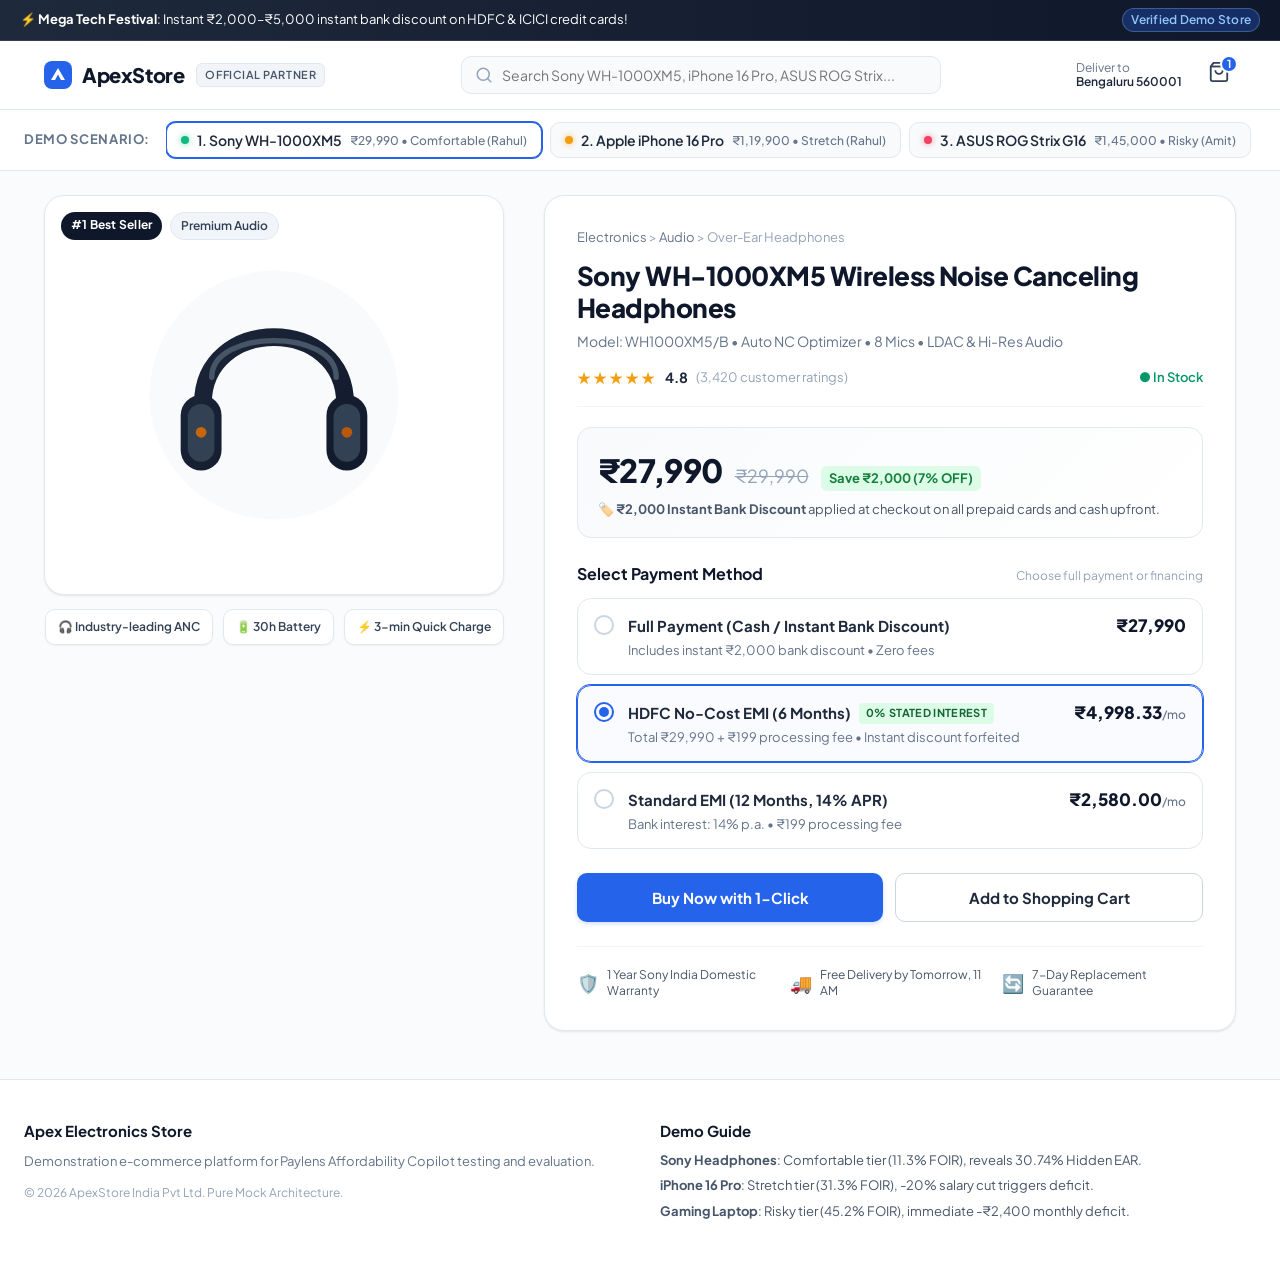
<file: mock-shop/index.html>
<!DOCTYPE html>
<html lang="en">
<head>
  <meta charset="UTF-8">
  <meta name="viewport" content="width=device-width, initial-scale=1.0">
  <title>Apex Electronics — Official Flagship Store</title>
  <link rel="preconnect" href="https://fonts.googleapis.com">
  <link rel="preconnect" href="https://fonts.gstatic.com" crossorigin>
  <link href="https://fonts.googleapis.com/css2?family=Plus+Jakarta+Sans:wght@400;500;600;700;800&display=swap" rel="stylesheet">
  <link rel="stylesheet" href="style.css">
</head>
<body>

  <!-- Top Announcement Bar -->
  <aside class="announcement-bar" aria-label="Store promotional banner">
    <div class="announcement-content">
      <span>⚡ <strong>Mega Tech Festival</strong>: Instant ₹2,000–₹5,000 instant bank discount on HDFC & ICICI credit cards!</span>
      <span class="announcement-tag">Verified Demo Store</span>
    </div>
  </aside>

  <!-- Global Header -->
  <header class="store-header">
    <div class="header-container">
      <div class="brand-area">
        <div class="brand-logo">
          <svg width="28" height="28" viewBox="0 0 28 28" fill="none" xmlns="http://www.w3.org/2000/svg">
            <rect width="28" height="28" rx="8" fill="#2563EB"/>
            <path d="M7 19L14 7L21 19H17L14 13.5L11 19H7Z" fill="white"/>
          </svg>
          <span class="brand-name">ApexStore</span>
        </div>
        <span class="badge-official">Official Partner</span>
      </div>

      <div class="search-bar">
        <svg class="search-icon" width="18" height="18" viewBox="0 0 24 24" fill="none" stroke="currentColor" stroke-width="2" stroke-linecap="round" stroke-linejoin="round">
          <circle cx="11" cy="11" r="8"></circle>
          <line x1="21" y1="21" x2="16.65" y2="16.65"></line>
        </svg>
        <input type="text" placeholder="Search Sony WH-1000XM5, iPhone 16 Pro, ASUS ROG Strix..." value="" aria-label="Search store">
      </div>

      <div class="header-actions">
        <div class="action-item">
          <span class="action-label">Deliver to</span>
          <strong class="action-value">Bengaluru 560001</strong>
        </div>
        <div class="cart-btn" aria-label="Cart with 1 item">
          <svg width="22" height="22" viewBox="0 0 24 24" fill="none" stroke="currentColor" stroke-width="2">
            <path d="M6 2L3 6v14a2 2 0 0 0 2 2h14a2 2 0 0 0 2-2V6l-3-4z"></path>
            <line x1="3" y1="6" x2="21" y2="6"></line>
            <path d="M16 10a4 4 0 0 1-8 0"></path>
          </svg>
          <span class="cart-badge">1</span>
        </div>
      </div>
    </div>
  </header>

  <!-- Demo Scenario Switcher Navigation -->
  <nav class="demo-nav" aria-label="Demo Product Scenarios">
    <div class="demo-nav-inner">
      <span class="demo-label">Demo Scenario:</span>
      <div class="demo-tabs" role="tablist">
        <button class="demo-tab active" role="tab" id="tab-sony" aria-selected="true" aria-controls="product-sony" data-target="product-sony">
          <span class="tab-indicator status-green"></span>
          <span class="tab-title">1. Sony WH-1000XM5</span>
          <span class="tab-subtitle">₹29,990 • Comfortable (Rahul)</span>
        </button>
        <button class="demo-tab" role="tab" id="tab-iphone" aria-selected="false" aria-controls="product-iphone" data-target="product-iphone">
          <span class="tab-indicator status-yellow"></span>
          <span class="tab-title">2. Apple iPhone 16 Pro</span>
          <span class="tab-subtitle">₹1,19,900 • Stretch (Rahul)</span>
        </button>
        <button class="demo-tab" role="tab" id="tab-laptop" aria-selected="false" aria-controls="product-laptop" data-target="product-laptop">
          <span class="tab-indicator status-red"></span>
          <span class="tab-title">3. ASUS ROG Strix G16</span>
          <span class="tab-subtitle">₹1,45,000 • Risky (Amit)</span>
        </button>
      </div>
    </div>
  </nav>

  <!-- Main Storefront Stage -->
  <main class="store-main">

    <!-- ============================================================== -->
    <!-- SCENARIO 1: SONY WH-1000XM5 (COMFORTABLE SCENARIO)             -->
    <!-- ============================================================== -->
    <section
      class="product-pdp active"
      id="product-sony"
      role="tabpanel"
      aria-labelledby="tab-sony"
      data-pl-product
      data-pl-id="sony_wh1000xm5"
      data-pl-title="Sony WH-1000XM5 Wireless Noise Canceling Headphones"
      data-pl-category="Audio"
      data-pl-list-price="29990"
      data-pl-cash-discount="2000"
    >
      <div class="pdp-layout">
        <!-- Gallery Column -->
        <div class="gallery-col">
          <div class="gallery-hero audio-hero">
            <div class="product-badge-overlay">
              <span class="tag-bestseller">#1 Best Seller</span>
              <span class="tag-category">Premium Audio</span>
            </div>
            <!-- High-Fidelity SVG Graphic for Sony Headphones -->
            <svg class="product-svg" viewBox="0 0 360 360" fill="none" xmlns="http://www.w3.org/2000/svg">
              <defs>
                <linearGradient id="sonyGrad" x1="60" y1="40" x2="300" y2="320" gradientUnits="userSpaceOnUse">
                  <stop stop-color="#1E293B"/>
                  <stop offset="1" stop-color="#0F172A"/>
                </linearGradient>
                <linearGradient id="accentGrad" x1="120" y1="80" x2="240" y2="280" gradientUnits="userSpaceOnUse">
                  <stop stop-color="#D97706"/>
                  <stop offset="1" stop-color="#B45309"/>
                </linearGradient>
              </defs>
              <circle cx="180" cy="180" r="140" fill="#F8FAFC"/>
              <!-- Headband -->
              <path d="M100 190 C100 90, 260 90, 260 190" stroke="url(#sonyGrad)" stroke-width="20" stroke-linecap="round"/>
              <path d="M110 160 C110 105, 250 105, 250 160" stroke="#475569" stroke-width="6" stroke-linecap="round"/>
              <!-- Earcups -->
              <rect x="75" y="180" width="46" height="85" rx="23" fill="url(#sonyGrad)"/>
              <rect x="83" y="190" width="30" height="65" rx="15" fill="#334155"/>
              <circle cx="98" cy="222" r="6" fill="url(#accentGrad)"/>
              <rect x="239" y="180" width="46" height="85" rx="23" fill="url(#sonyGrad)"/>
              <rect x="247" y="190" width="30" height="65" rx="15" fill="#334155"/>
              <circle cx="262" cy="222" r="6" fill="url(#accentGrad)"/>
            </svg>
          </div>
          <div class="gallery-features">
            <div class="feature-chip">🎧 Industry-leading ANC</div>
            <div class="feature-chip">🔋 30h Battery</div>
            <div class="feature-chip">⚡ 3-min Quick Charge</div>
          </div>
        </div>

        <!-- Details & Purchase Column -->
        <div class="details-col">
          <nav class="breadcrumb" aria-label="Breadcrumb">
            <a href="#">Electronics</a> &gt; <a href="#">Audio</a> &gt; <span aria-current="page">Over-Ear Headphones</span>
          </nav>

          <h1 class="product-title">Sony WH-1000XM5 Wireless Noise Canceling Headphones</h1>
          <p class="product-model">Model: WH1000XM5/B • Auto NC Optimizer • 8 Mics • LDAC & Hi-Res Audio</p>

          <div class="rating-strip">
            <div class="stars">★★★★★</div>
            <span class="rating-val">4.8</span>
            <span class="rating-count">(3,420 customer ratings)</span>
            <span class="stock-status in-stock">● In Stock</span>
          </div>

          <!-- Price Block -->
          <div class="price-box">
            <div class="price-row">
              <span class="current-price">₹27,990</span>
              <span class="original-price">₹29,990</span>
              <span class="discount-badge">Save ₹2,000 (7% OFF)</span>
            </div>
            <p class="cash-discount-note">
              🏷️ <strong>₹2,000 Instant Bank Discount</strong> applied at checkout on all prepaid cards and cash upfront.
            </p>
          </div>

          <!-- Payment Options Drawer -->
          <div class="payment-selection-section">
            <div class="section-header">
              <h2 class="section-title">Select Payment Method</h2>
              <span class="section-hint">Choose full payment or financing</span>
            </div>

            <div class="options-group" role="radiogroup" aria-label="Sony WH-1000XM5 Payment Options">
              <!-- Option 1: Cash Full -->
              <div
                class="option-card"
                data-pl-option
                data-pl-id="cash_full"
                data-pl-type="CASH"
                data-pl-tenure="1"
                data-pl-emi="27990"
                data-pl-fee="0"
                data-pl-down="0"
                data-pl-lost-discount="0"
                data-pl-rate="0"
                role="radio"
                aria-checked="false"
                tabindex="0"
              >
                <div class="radio-indicator"></div>
                <div class="option-details">
                  <div class="option-headline">
                    <span class="option-name">Full Payment (Cash / Instant Bank Discount)</span>
                    <span class="option-price">₹27,990</span>
                  </div>
                  <p class="option-meta">Includes instant ₹2,000 bank discount • Zero fees</p>
                </div>
              </div>

              <!-- Option 2: No-Cost EMI (6M) [DEFAULT SELECTED] -->
              <div
                class="option-card selected"
                data-pl-option
                data-pl-id="sony_nocost_6m"
                data-pl-alias="hdfc_nocost_6m"
                data-pl-type="NO_COST_EMI"
                data-pl-tenure="6"
                data-pl-emi="4998.33"
                data-pl-fee="199"
                data-pl-down="0"
                data-pl-lost-discount="2000"
                data-pl-rate="0"
                role="radio"
                aria-checked="true"
                tabindex="0"
              >
                <div class="radio-indicator"></div>
                <div class="option-details">
                  <div class="option-headline">
                    <div class="name-with-tag">
                      <span class="option-name">HDFC No-Cost EMI (6 Months)</span>
                      <span class="badge-zero-cost">0% Stated Interest</span>
                    </div>
                    <span class="option-price">₹4,998.33<small>/mo</small></span>
                  </div>
                  <p class="option-meta">Total ₹29,990 + ₹199 processing fee • Instant discount forfeited</p>
                </div>
              </div>

              <!-- Option 3: Standard EMI (12M) -->
              <div
                class="option-card"
                data-pl-option
                data-pl-id="sony_std_12m"
                data-pl-type="STANDARD_EMI"
                data-pl-tenure="12"
                data-pl-emi="2580"
                data-pl-fee="199"
                data-pl-down="0"
                data-pl-lost-discount="2000"
                data-pl-rate="14"
                role="radio"
                aria-checked="false"
                tabindex="0"
              >
                <div class="radio-indicator"></div>
                <div class="option-details">
                  <div class="option-headline">
                    <span class="option-name">Standard EMI (12 Months, 14% APR)</span>
                    <span class="option-price">₹2,580.00<small>/mo</small></span>
                  </div>
                  <p class="option-meta">Bank interest: 14% p.a. • ₹199 processing fee</p>
                </div>
              </div>
            </div>
          </div>

          <!-- Paylens Injection Mount Target -->
          <div data-pl-mount id="paylens-mount-sony" class="paylens-slot" aria-live="polite"></div>

          <!-- Checkout Actions -->
          <div class="purchase-actions">
            <button class="btn-primary" type="button">Buy Now with 1-Click</button>
            <button class="btn-secondary" type="button">Add to Shopping Cart</button>
          </div>

          <!-- Buyer Protection Strip -->
          <div class="trust-guarantees">
            <div class="trust-item">
              <span class="trust-icon">🛡️</span>
              <span>1 Year Sony India Domestic Warranty</span>
            </div>
            <div class="trust-item">
              <span class="trust-icon">🚚</span>
              <span>Free Delivery by Tomorrow, 11 AM</span>
            </div>
            <div class="trust-item">
              <span class="trust-icon">🔄</span>
              <span>7-Day Replacement Guarantee</span>
            </div>
          </div>
        </div>
      </div>
    </section>

    <!-- ============================================================== -->
    <!-- SCENARIO 2: APPLE iPHONE 16 PRO (STRETCH SCENARIO)             -->
    <!-- ============================================================== -->
    <section
      class="product-pdp"
      id="product-iphone"
      role="tabpanel"
      aria-labelledby="tab-iphone"
      hidden
      data-pl-product
      data-pl-id="iphone_16_pro"
      data-pl-title="Apple iPhone 16 Pro (128 GB) - Natural Titanium"
      data-pl-category="Smartphone"
      data-pl-list-price="119900"
      data-pl-cash-discount="5000"
    >
      <div class="pdp-layout">
        <div class="gallery-col">
          <div class="gallery-hero phone-hero">
            <div class="product-badge-overlay">
              <span class="tag-flagship">New Flagship</span>
              <span class="tag-category">iOS Smartphone</span>
            </div>
            <!-- High-Fidelity SVG Graphic for iPhone 16 Pro -->
            <svg class="product-svg" viewBox="0 0 360 360" fill="none" xmlns="http://www.w3.org/2000/svg">
              <defs>
                <linearGradient id="titaniumGrad" x1="100" y1="40" x2="260" y2="320" gradientUnits="userSpaceOnUse">
                  <stop stop-color="#C2B7A3"/>
                  <stop offset="0.5" stop-color="#8E8575"/>
                  <stop offset="1" stop-color="#5A5348"/>
                </linearGradient>
                <linearGradient id="screenGrad" x1="110" y1="50" x2="250" y2="310" gradientUnits="userSpaceOnUse">
                  <stop stop-color="#18181B"/>
                  <stop offset="1" stop-color="#09090B"/>
                </linearGradient>
              </defs>
              <rect x="105" y="40" width="150" height="280" rx="36" fill="url(#titaniumGrad)"/>
              <rect x="110" y="45" width="140" height="270" rx="32" fill="url(#screenGrad)"/>
              <!-- Dynamic Island -->
              <rect x="155" y="55" width="50" height="14" rx="7" fill="#000000"/>
              <!-- Camera Bump (Back representation) -->
              <rect x="118" y="58" width="48" height="48" rx="14" fill="#716A5C" fill-opacity="0.2"/>
            </svg>
          </div>
          <div class="gallery-features">
            <div class="feature-chip">⚙️ A18 Pro Chip</div>
            <div class="feature-chip">📸 48MP Fusion Camera</div>
            <div class="feature-chip">🔋 Grade 5 Titanium</div>
          </div>
        </div>

        <div class="details-col">
          <nav class="breadcrumb" aria-label="Breadcrumb">
            <a href="#">Electronics</a> &gt; <a href="#">Smartphones</a> &gt; <span aria-current="page">Apple</span>
          </nav>

          <h1 class="product-title">Apple iPhone 16 Pro (128 GB) - Natural Titanium</h1>
          <p class="product-model">Model: MYNX3HN/A • Super Retina XDR Display with ProMotion • USB-C 3</p>

          <div class="rating-strip">
            <div class="stars">★★★★★</div>
            <span class="rating-val">4.9</span>
            <span class="rating-count">(1,180 customer ratings)</span>
            <span class="stock-status in-stock">● In Stock</span>
          </div>

          <div class="price-box">
            <div class="price-row">
              <span class="current-price">₹1,14,900</span>
              <span class="original-price">₹1,19,900</span>
              <span class="discount-badge">Save ₹5,000 (4% OFF)</span>
            </div>
            <p class="cash-discount-note">
              🏷️ <strong>₹5,000 Instant Cash Discount</strong> applied with full payment on major credit/debit cards.
            </p>
          </div>

          <div class="payment-selection-section">
            <div class="section-header">
              <h2 class="section-title">Select Payment Method</h2>
              <span class="section-hint">Compare cash vs EMI options</span>
            </div>

            <div class="options-group" role="radiogroup" aria-label="iPhone 16 Pro Payment Options">
              <!-- Option 1: Cash Full -->
              <div
                class="option-card"
                data-pl-option
                data-pl-id="cash_full"
                data-pl-type="CASH"
                data-pl-tenure="1"
                data-pl-emi="114900"
                data-pl-fee="0"
                data-pl-down="0"
                data-pl-lost-discount="0"
                data-pl-rate="0"
                role="radio"
                aria-checked="false"
                tabindex="0"
              >
                <div class="radio-indicator"></div>
                <div class="option-details">
                  <div class="option-headline">
                    <span class="option-name">Full Payment (Instant Bank Discount)</span>
                    <span class="option-price">₹1,14,900</span>
                  </div>
                  <p class="option-meta">Includes instant ₹5,000 discount • Zero processing fee</p>
                </div>
              </div>

              <!-- Option 2: No-Cost EMI (6M) [DEFAULT SELECTED] -->
              <div
                class="option-card selected"
                data-pl-option
                data-pl-id="iphone_nocost_6m"
                data-pl-alias="hdfc_nocost_6m"
                data-pl-type="NO_COST_EMI"
                data-pl-tenure="6"
                data-pl-emi="19983.33"
                data-pl-fee="199"
                data-pl-down="0"
                data-pl-lost-discount="5000"
                data-pl-rate="0"
                role="radio"
                aria-checked="true"
                tabindex="0"
              >
                <div class="radio-indicator"></div>
                <div class="option-details">
                  <div class="option-headline">
                    <div class="name-with-tag">
                      <span class="option-name">HDFC No-Cost EMI (6 Months)</span>
                      <span class="badge-zero-cost">0% Stated Interest</span>
                    </div>
                    <span class="option-price">₹19,983.33<small>/mo</small></span>
                  </div>
                  <p class="option-meta">Total ₹1,19,900 + ₹199 fee • ₹5,000 instant discount forfeited</p>
                </div>
              </div>

              <!-- Option 3: Standard EMI (12M) -->
              <div
                class="option-card"
                data-pl-option
                data-pl-id="iphone_std_12m"
                data-pl-type="STANDARD_EMI"
                data-pl-tenure="12"
                data-pl-emi="10480"
                data-pl-fee="199"
                data-pl-down="0"
                data-pl-lost-discount="5000"
                data-pl-rate="15"
                role="radio"
                aria-checked="false"
                tabindex="0"
              >
                <div class="radio-indicator"></div>
                <div class="option-details">
                  <div class="option-headline">
                    <span class="option-name">Standard EMI (12 Months, 15% APR)</span>
                    <span class="option-price">₹10,480.00<small>/mo</small></span>
                  </div>
                  <p class="option-meta">Bank interest: 15% p.a. • ₹199 processing fee</p>
                </div>
              </div>
            </div>
          </div>

          <!-- Paylens Injection Mount Target -->
          <div data-pl-mount id="paylens-mount-iphone" class="paylens-slot" aria-live="polite"></div>

          <div class="purchase-actions">
            <button class="btn-primary" type="button">Buy Now with 1-Click</button>
            <button class="btn-secondary" type="button">Add to Shopping Cart</button>
          </div>

          <div class="trust-guarantees">
            <div class="trust-item">
              <span class="trust-icon">🍎</span>
              <span>Apple India 1-Year Official Warranty</span>
            </div>
            <div class="trust-item">
              <span class="trust-icon">🚚</span>
              <span>Express Delivery Available</span>
            </div>
            <div class="trust-item">
              <span class="trust-icon">🔒</span>
              <span>Verified Serial Activation</span>
            </div>
          </div>
        </div>
      </div>
    </section>

    <!-- ============================================================== -->
    <!-- SCENARIO 3: ASUS ROG STRIX G16 LAPTOP (RISKY SCENARIO)         -->
    <!-- ============================================================== -->
    <section
      class="product-pdp"
      id="product-laptop"
      role="tabpanel"
      aria-labelledby="tab-laptop"
      hidden
      data-pl-product
      data-pl-id="rog_strix_g16"
      data-pl-title="ASUS ROG Strix G16 Gaming Laptop"
      data-pl-category="Laptop"
      data-pl-list-price="145000"
      data-pl-cash-discount="5000"
    >
      <div class="pdp-layout">
        <div class="gallery-col">
          <div class="gallery-hero laptop-hero">
            <div class="product-badge-overlay">
              <span class="tag-gaming">Pro Gaming</span>
              <span class="tag-category">RTX 4070</span>
            </div>
            <!-- High-Fidelity SVG Graphic for ROG Gaming Laptop -->
            <svg class="product-svg" viewBox="0 0 360 360" fill="none" xmlns="http://www.w3.org/2000/svg">
              <defs>
                <linearGradient id="rogGrad" x1="40" y1="80" x2="320" y2="280" gradientUnits="userSpaceOnUse">
                  <stop stop-color="#0F172A"/>
                  <stop offset="1" stop-color="#1E1B4B"/>
                </linearGradient>
                <linearGradient id="neonCyan" x1="60" y1="180" x2="300" y2="180" gradientUnits="userSpaceOnUse">
                  <stop stop-color="#06B6D4"/>
                  <stop offset="1" stop-color="#3B82F6"/>
                </linearGradient>
              </defs>
              <!-- Screen Base -->
              <rect x="55" y="70" width="250" height="160" rx="12" fill="url(#rogGrad)" stroke="#334155" stroke-width="3"/>
              <!-- Screen Display -->
              <rect x="65" y="80" width="230" height="140" rx="6" fill="#090D16"/>
              <!-- ROG Eye Glow -->
              <path d="M160 135 L200 125 L185 165 Z" fill="#EF4444"/>
              <path d="M150 145 C150 145, 175 170, 205 155" stroke="#EF4444" stroke-width="4" stroke-linecap="round"/>
              <!-- Bottom Keyboard Chassis -->
              <polygon points="35,260 325,260 295,230 65,230" fill="#1E293B"/>
              <!-- Neon Underglow Bar -->
              <line x1="45" y1="262" x2="315" y2="262" stroke="url(#neonCyan)" stroke-width="4" stroke-linecap="round"/>
            </svg>
          </div>
          <div class="gallery-features">
            <div class="feature-chip">⚡ Intel i9-14900HX</div>
            <div class="feature-chip">🎮 RTX 4070 8GB</div>
            <div class="feature-chip">🖥️ 240Hz Nebula Display</div>
          </div>
        </div>

        <div class="details-col">
          <nav class="breadcrumb" aria-label="Breadcrumb">
            <a href="#">Electronics</a> &gt; <a href="#">Computers</a> &gt; <span aria-current="page">Gaming Laptops</span>
          </nav>

          <h1 class="product-title">ASUS ROG Strix G16 (2025) Gaming Laptop</h1>
          <p class="product-model">Model: G614JIR-N4003WS • 16" QHD+ 240Hz • 32GB DDR5 • 1TB PCIe 4.0 SSD</p>

          <div class="rating-strip">
            <div class="stars">★★★★★</div>
            <span class="rating-val">4.7</span>
            <span class="rating-count">(890 customer ratings)</span>
            <span class="stock-status in-stock">● In Stock (Only 3 units left)</span>
          </div>

          <div class="price-box">
            <div class="price-row">
              <span class="current-price">₹1,40,000</span>
              <span class="original-price">₹1,45,000</span>
              <span class="discount-badge">Save ₹5,000 (3% OFF)</span>
            </div>
            <p class="cash-discount-note">
              🏷️ <strong>₹5,000 Instant Prepaid Discount</strong> included in cash price.
            </p>
          </div>

          <div class="payment-selection-section">
            <div class="section-header">
              <h2 class="section-title">Select Payment Method</h2>
              <span class="section-hint">High-value consumer financing</span>
            </div>

            <div class="options-group" role="radiogroup" aria-label="ASUS ROG Strix G16 Payment Options">
              <!-- Option 1: Cash Full -->
              <div
                class="option-card"
                data-pl-option
                data-pl-id="cash_full"
                data-pl-type="CASH"
                data-pl-tenure="1"
                data-pl-emi="140000"
                data-pl-fee="0"
                data-pl-down="0"
                data-pl-lost-discount="0"
                data-pl-rate="0"
                role="radio"
                aria-checked="false"
                tabindex="0"
              >
                <div class="radio-indicator"></div>
                <div class="option-details">
                  <div class="option-headline">
                    <span class="option-name">Full Payment (Upfront)</span>
                    <span class="option-price">₹1,40,000</span>
                  </div>
                  <p class="option-meta">Includes ₹5,000 prepaid discount • Single transaction</p>
                </div>
              </div>

              <!-- Option 2: Standard EMI (12M, 15% APR) [DEFAULT SELECTED] -->
              <div
                class="option-card selected"
                data-pl-option
                data-pl-id="laptop_std_12m"
                data-pl-alias="standard_12m"
                data-pl-type="STANDARD_EMI"
                data-pl-tenure="12"
                data-pl-emi="13160"
                data-pl-fee="999"
                data-pl-down="0"
                data-pl-lost-discount="5000"
                data-pl-rate="15"
                role="radio"
                aria-checked="true"
                tabindex="0"
              >
                <div class="radio-indicator"></div>
                <div class="option-details">
                  <div class="option-headline">
                    <div class="name-with-tag">
                      <span class="option-name">Standard EMI (12 Months, 15% APR)</span>
                      <span class="badge-tenure">12 Months</span>
                    </div>
                    <span class="option-price">₹13,160.00<small>/mo</small></span>
                  </div>
                  <p class="option-meta">Bank interest: 15% p.a. • ₹999 fee • Total repayment ₹1,58,919</p>
                </div>
              </div>
            </div>
          </div>

          <!-- Paylens Injection Mount Target -->
          <div data-pl-mount id="paylens-mount-laptop" class="paylens-slot" aria-live="polite"></div>

          <div class="purchase-actions">
            <button class="btn-primary" type="button">Buy Now with 1-Click</button>
            <button class="btn-secondary" type="button">Add to Shopping Cart</button>
          </div>

          <div class="trust-guarantees">
            <div class="trust-item">
              <span class="trust-icon">💻</span>
              <span>2-Year ASUS ROG Global On-Site Warranty</span>
            </div>
            <div class="trust-item">
              <span class="trust-icon">🚚</span>
              <span>Insured Transit & Signature Delivery</span>
            </div>
            <div class="trust-item">
              <span class="trust-icon">🎁</span>
              <span>Free ROG Gaming Backpack & Mouse Included</span>
            </div>
          </div>
        </div>
      </div>
    </section>

  </main>

  <!-- Storefront Footer -->
  <footer class="store-footer">
    <div class="footer-container">
      <div class="footer-col">
        <h4>Apex Electronics Store</h4>
        <p>Demonstration e-commerce platform for Paylens Affordability Copilot testing and evaluation.</p>
        <p class="copyright">© 2026 ApexStore India Pvt Ltd. Pure Mock Architecture.</p>
      </div>
      <div class="footer-col">
        <h4>Demo Guide</h4>
        <ul>
          <li><strong>Sony Headphones</strong>: Comfortable tier (11.3% FOIR), reveals 30.74% Hidden EAR.</li>
          <li><strong>iPhone 16 Pro</strong>: Stretch tier (31.3% FOIR), -20% salary cut triggers deficit.</li>
          <li><strong>Gaming Laptop</strong>: Risky tier (45.2% FOIR), immediate -₹2,400 monthly deficit.</li>
        </ul>
      </div>
    </div>
  </footer>

  <script src="shop.js"></script>
</body>
</html>
</file>
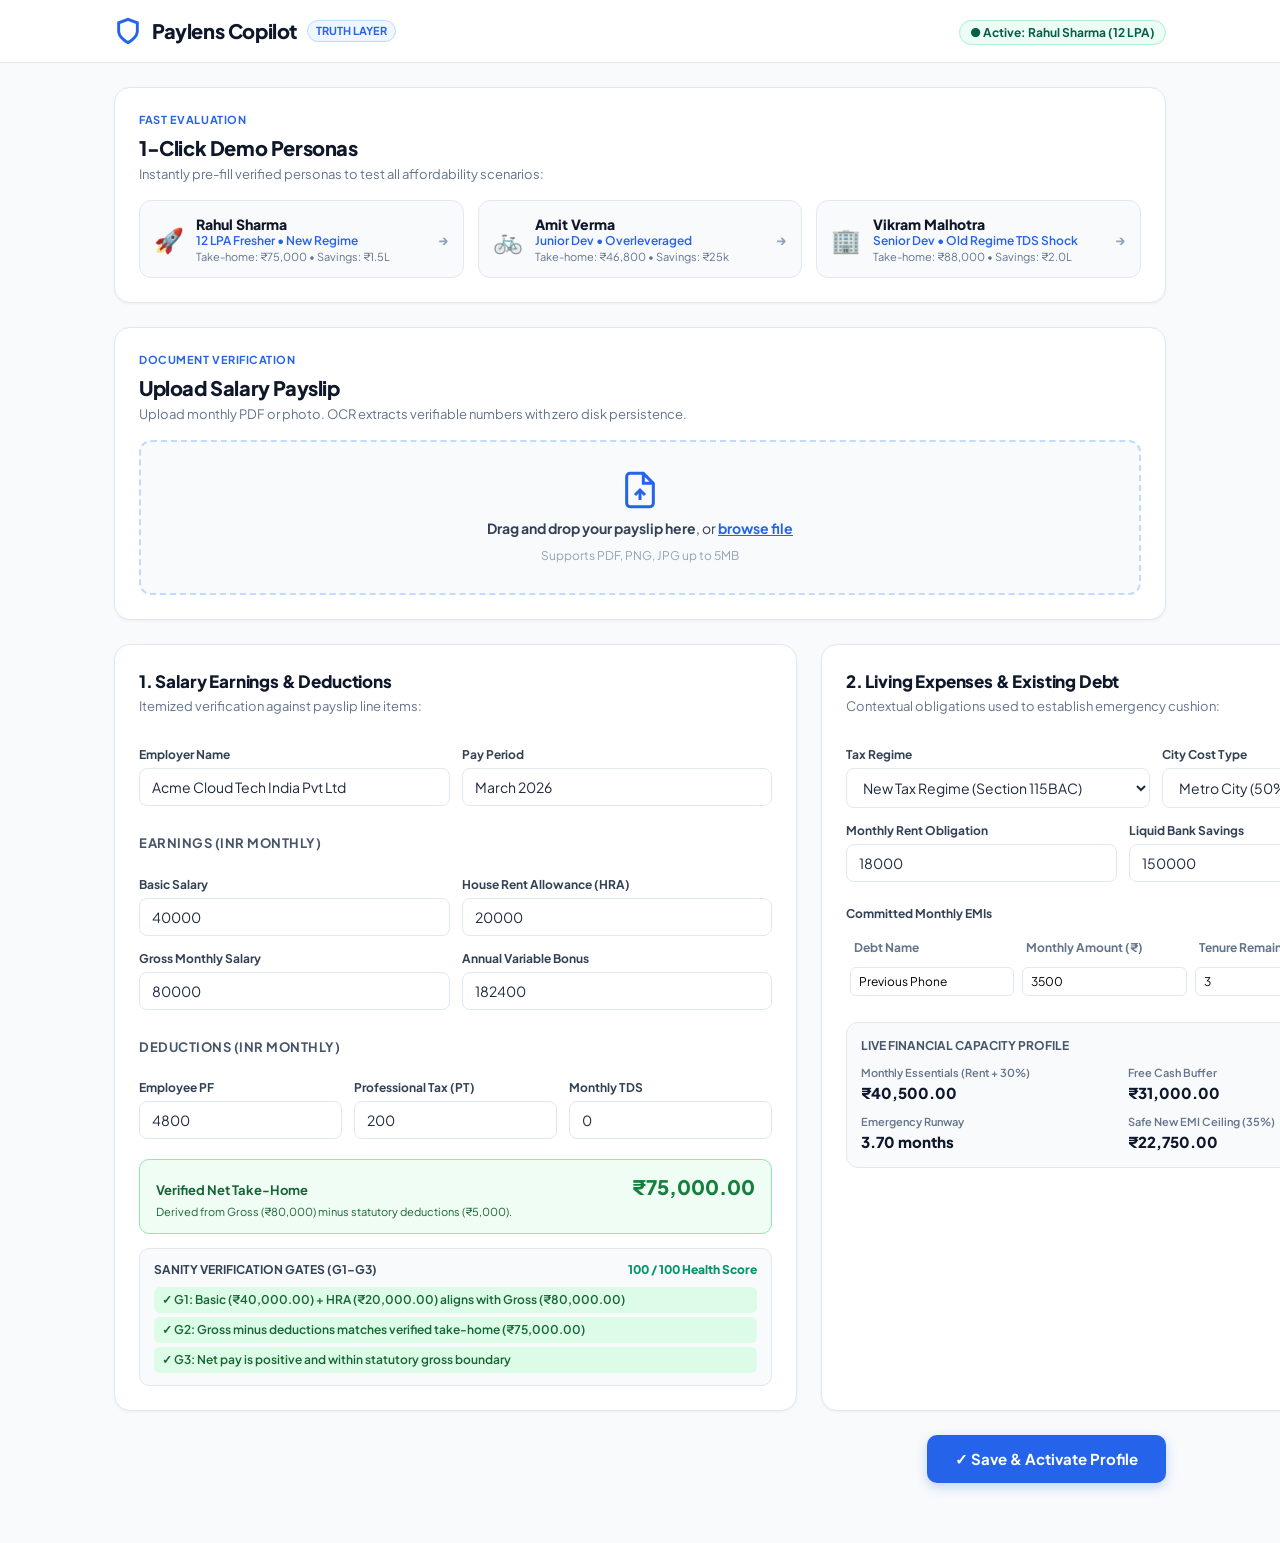
<file: extension/options/options.html>
<!DOCTYPE html>
<html lang="en">
<head>
  <meta charset="UTF-8">
  <meta name="viewport" content="width=device-width, initial-scale=1.0">
  <title>Paylens — Verified Profile Onboarding & Settings</title>
  <link rel="preconnect" href="https://fonts.googleapis.com">
  <link rel="preconnect" href="https://fonts.gstatic.com" crossorigin>
  <link href="https://fonts.googleapis.com/css2?family=Plus+Jakarta+Sans:wght@400;500;600;700;800&display=swap" rel="stylesheet">
  <link rel="stylesheet" href="options.css">
</head>
<body>

  <!-- Header -->
  <header class="app-header">
    <div class="header-container">
      <div class="brand">
        <svg class="brand-icon" width="28" height="28" viewBox="0 0 24 24" fill="none" stroke="currentColor" stroke-width="2.5">
          <path d="M12 22s8-4 8-10V5l-8-3-8 3v7c0 6 8 10 8 10z"/>
        </svg>
        <span class="brand-title">Paylens Copilot</span>
        <span class="brand-badge">Truth Layer</span>
      </div>
      <div class="header-status">
        <span id="active-profile-indicator" class="status-pill status-ready">● Ready</span>
      </div>
    </div>
  </header>

  <!-- Main Container -->
  <main class="main-container">

    <!-- 1-Click Demo Personas Strip -->
    <section class="card demo-personas-card">
      <div class="card-header">
        <span class="badge-accent">Fast Evaluation</span>
        <h2>1-Click Demo Personas</h2>
        <p class="subtitle">Instantly pre-fill verified personas to test all affordability scenarios:</p>
      </div>
      <div class="personas-grid" id="personas-container">
        <button class="persona-btn" type="button" data-persona="rahul">
          <span class="persona-icon">🚀</span>
          <div class="persona-info">
            <span class="persona-name">Rahul Sharma</span>
            <span class="persona-role">12 LPA Fresher • New Regime</span>
            <span class="persona-metrics">Take-home: ₹75,000 • Savings: ₹1.5L</span>
          </div>
          <span class="persona-arrow">→</span>
        </button>

        <button class="persona-btn" type="button" data-persona="amit">
          <span class="persona-icon">🚲</span>
          <div class="persona-info">
            <span class="persona-name">Amit Verma</span>
            <span class="persona-role">Junior Dev • Overleveraged</span>
            <span class="persona-metrics">Take-home: ₹46,800 • Savings: ₹25k</span>
          </div>
          <span class="persona-arrow">→</span>
        </button>

        <button class="persona-btn" type="button" data-persona="vikram">
          <span class="persona-icon">🏢</span>
          <div class="persona-info">
            <span class="persona-name">Vikram Malhotra</span>
            <span class="persona-role">Senior Dev • Old Regime TDS Shock</span>
            <span class="persona-metrics">Take-home: ₹88,000 • Savings: ₹2.0L</span>
          </div>
          <span class="persona-arrow">→</span>
        </button>
      </div>
    </section>

    <!-- Payslip Upload & Extraction Section -->
    <section class="card upload-card">
      <div class="card-header">
        <span class="badge-accent">Document Verification</span>
        <h2>Upload Salary Payslip</h2>
        <p class="subtitle">Upload monthly PDF or photo. OCR extracts verifiable numbers with zero disk persistence.</p>
      </div>

      <div class="dropzone" id="payslip-dropzone">
        <input type="file" id="file-input" accept=".pdf,image/png,image/jpeg" hidden>
        <div class="dropzone-inner">
          <svg class="dropzone-icon" id="dropzone-icon" width="40" height="40" viewBox="0 0 24 24" fill="none" stroke="#2563eb" stroke-width="1.8">
            <path d="M14 2H6a2 2 0 0 0-2 2v16a2 2 0 0 0 2 2h12a2 2 0 0 0 2-2V8z"></path>
            <polyline points="14 2 14 8 20 8"></polyline>
            <line x1="12" y1="18" x2="12" y2="12"></line>
            <polyline points="9 15 12 12 15 15"></polyline>
          </svg>
          <div class="dropzone-text" id="dropzone-text">
            <strong>Drag and drop your payslip here</strong>, or <span class="link-browse">browse file</span>
          </div>
          <span class="dropzone-hint" id="dropzone-hint">Supports PDF, PNG, JPG up to 5MB</span>
        </div>
      </div>
    </section>

    <!-- Profile Form & Sanity Review -->
    <form id="profile-form">
      <div class="form-grid">

        <!-- Column 1: Salary Breakdown & Validation -->
        <section class="card form-col">
          <div class="card-header">
            <h3>1. Salary Earnings & Deductions</h3>
            <p class="subtitle">Itemized verification against payslip line items:</p>
          </div>

          <div class="form-row">
            <div class="form-group">
              <label for="employer-name">Employer Name</label>
              <input type="text" id="employer-name" value="Acme Cloud Tech India Pvt Ltd" required>
            </div>
            <div class="form-group">
              <label for="pay-period">Pay Period</label>
              <input type="text" id="pay-period" value="March 2026" required>
            </div>
          </div>

          <h4 class="sub-heading">Earnings (INR Monthly)</h4>
          <div class="form-row">
            <div class="form-group">
              <label for="basic-monthly">Basic Salary</label>
              <input type="number" id="basic-monthly" step="0.01" value="40000" required>
            </div>
            <div class="form-group">
              <label for="hra-monthly">House Rent Allowance (HRA)</label>
              <input type="number" id="hra-monthly" step="0.01" value="20000" required>
            </div>
          </div>

          <div class="form-row">
            <div class="form-group">
              <label for="gross-monthly">Gross Monthly Salary</label>
              <input type="number" id="gross-monthly" step="0.01" value="80000" required>
            </div>
            <div class="form-group">
              <label for="bonus-annual">Annual Variable Bonus</label>
              <input type="number" id="bonus-annual" step="0.01" value="182400">
            </div>
          </div>

          <h4 class="sub-heading">Deductions (INR Monthly)</h4>
          <div class="form-row">
            <div class="form-group">
              <label for="pf-employee">Employee PF</label>
              <input type="number" id="pf-employee" step="0.01" value="4800" required>
            </div>
            <div class="form-group">
              <label for="pt-monthly">Professional Tax (PT)</label>
              <input type="number" id="pt-monthly" step="0.01" value="200" required>
            </div>
            <div class="form-group">
              <label for="tds-monthly">Monthly TDS</label>
              <input type="number" id="tds-monthly" step="0.01" value="0" required>
            </div>
          </div>

          <!-- Verified In-Hand Highlight -->
          <div class="highlight-in-hand-box">
            <div class="in-hand-header">
              <span>Verified Net Take-Home</span>
              <strong id="in-hand-display">₹75,000.00</strong>
            </div>
            <p class="in-hand-note">Derived from Gross (₹80,000) minus statutory deductions (₹5,000).</p>
          </div>

          <!-- G1-G3 Validation Banner -->
          <div class="validation-banner" id="validation-banner">
            <div class="val-header">
              <span class="val-title">Sanity Verification Gates (G1–G3)</span>
              <span class="val-score" id="val-score">100 / 100 Health</span>
            </div>
            <div class="val-gates-list" id="val-gates-list">
              <div class="val-gate-item pass" id="gate-g1">✓ G1: Basic + HRA + Allowances matches Gross (₹80,000)</div>
              <div class="val-gate-item pass" id="gate-g2">✓ G2: Gross minus deductions matches Net Pay (₹75,000)</div>
              <div class="val-gate-item pass" id="gate-g3">✓ G3: Net pay is positive and within gross boundary</div>
            </div>
          </div>
        </section>

        <!-- Column 2: Financial Context & EMIs -->
        <section class="card form-col">
          <div class="card-header">
            <h3>2. Living Expenses & Existing Debt</h3>
            <p class="subtitle">Contextual obligations used to establish emergency cushion:</p>
          </div>

          <div class="form-row">
            <div class="form-group">
              <label for="tax-regime">Tax Regime</label>
              <select id="tax-regime">
                <option value="NEW" selected>New Tax Regime (Section 115BAC)</option>
                <option value="OLD">Old Tax Regime (With 80C / HRA Proofs)</option>
              </select>
            </div>
            <div class="form-group">
              <label for="metro-city">City Cost Type</label>
              <select id="metro-city">
                <option value="true" selected>Metro City (50% HRA Factor)</option>
                <option value="false">Non-Metro (40% HRA Factor)</option>
              </select>
            </div>
          </div>

          <div class="form-row">
            <div class="form-group">
              <label for="monthly-rent">Monthly Rent Obligation</label>
              <input type="number" id="monthly-rent" step="0.01" value="18000" required>
            </div>
            <div class="form-group">
              <label for="current-savings">Liquid Bank Savings</label>
              <input type="number" id="current-savings" step="0.01" value="150000" required>
            </div>
          </div>

          <!-- Active EMIs Section -->
          <div class="emis-section">
            <div class="emis-header">
              <label>Committed Monthly EMIs</label>
              <button class="btn-add-emi" type="button" id="btn-add-emi">+ Add EMI Row</button>
            </div>
            <table class="emis-table">
              <thead>
                <tr>
                  <th>Debt Name</th>
                  <th>Monthly Amount (₹)</th>
                  <th>Tenure Remaining (Months)</th>
                  <th></th>
                </tr>
              </thead>
              <tbody id="emis-tbody">
                <tr>
                  <td><input type="text" class="emi-name" value="Previous Phone" placeholder="e.g. Phone EMI"></td>
                  <td><input type="number" class="emi-amount" value="3500" step="0.01" placeholder="3500"></td>
                  <td><input type="number" class="emi-tenure" value="3" placeholder="3"></td>
                  <td><button type="button" class="btn-remove-row" title="Remove row">✕</button></td>
                </tr>
              </tbody>
            </table>
          </div>

          <!-- Real-time Derived Capacity Summary Card -->
          <div class="capacity-preview-box">
            <h4>Live Financial Capacity Profile</h4>
            <div class="capacity-metrics-grid">
              <div class="cap-stat">
                <span class="cap-label">Monthly Essentials (Rent + 30%)</span>
                <span class="cap-val" id="cap-essentials">₹40,500.00</span>
              </div>
              <div class="cap-stat">
                <span class="cap-label">Free Cash Buffer</span>
                <span class="cap-val" id="cap-free-cash">₹31,000.00</span>
              </div>
              <div class="cap-stat">
                <span class="cap-label">Emergency Runway</span>
                <span class="cap-val" id="cap-runway">3.70 months</span>
              </div>
              <div class="cap-stat">
                <span class="cap-label">Safe New EMI Ceiling (35%)</span>
                <span class="cap-val" id="cap-ceiling">₹22,750.00</span>
              </div>
            </div>
          </div>
        </section>

      </div>

      <!-- Action Footer -->
      <footer class="form-actions-footer">
        <button class="btn-primary-save" type="submit" id="btn-save-profile">
          ✓ Save & Activate Profile
        </button>
      </footer>
    </form>

  </main>

  <script type="module" src="options.js"></script>
</body>
</html>
</file>
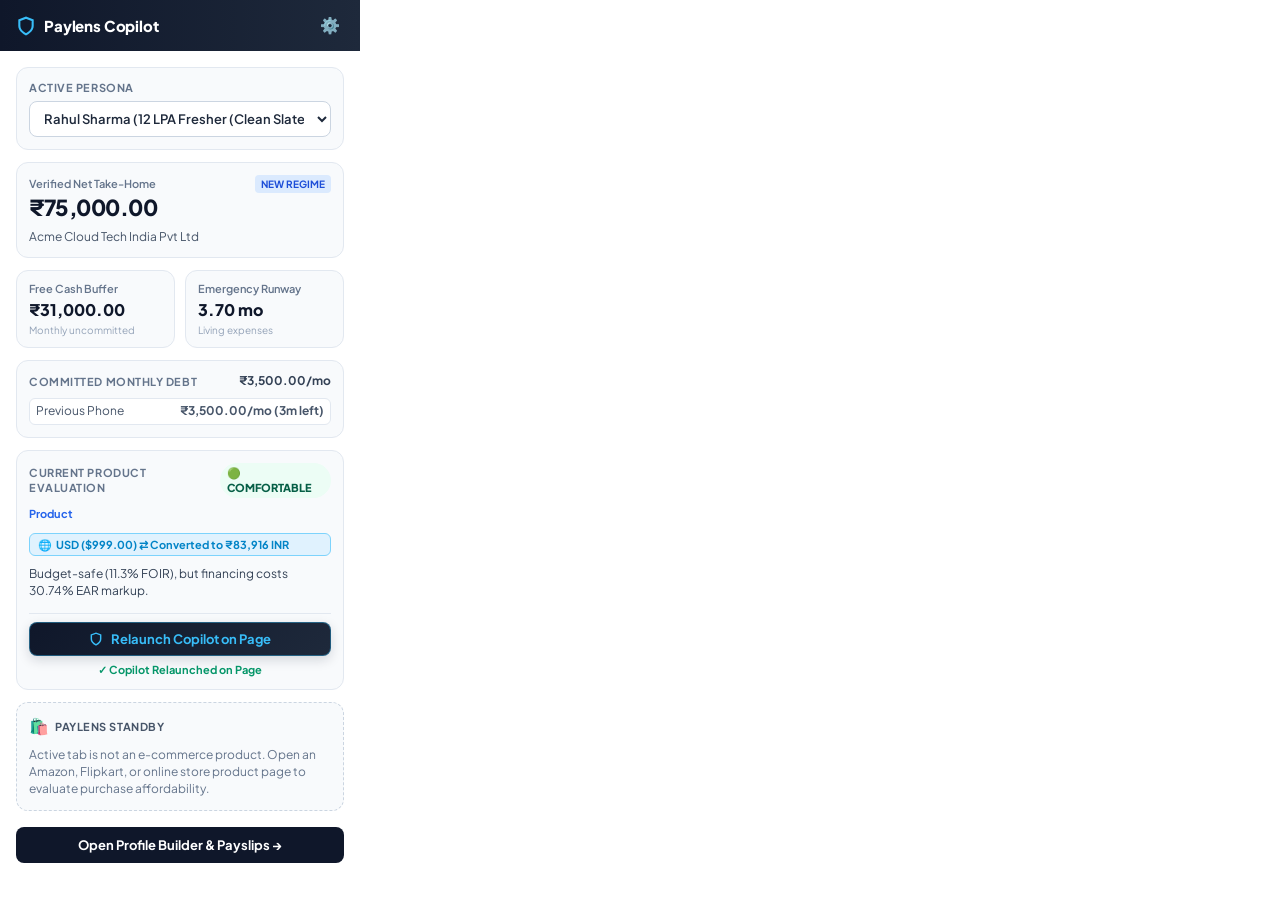
<file: extension/popup/popup.html>
<!DOCTYPE html>
<html lang="en">
<head>
  <meta charset="UTF-8">
  <meta name="viewport" content="width=device-width, initial-scale=1.0">
  <title>Paylens Copilot</title>
  <link rel="preconnect" href="https://fonts.googleapis.com">
  <link rel="preconnect" href="https://fonts.gstatic.com" crossorigin>
  <link href="https://fonts.googleapis.com/css2?family=Plus+Jakarta+Sans:wght@400;500;600;700;800&display=swap" rel="stylesheet">
  <link rel="stylesheet" href="popup.css">
</head>
<body>

  <!-- Brand Header -->
  <header class="popup-header">
    <div class="brand">
      <svg class="brand-icon" width="20" height="20" viewBox="0 0 24 24" fill="none" stroke="currentColor" stroke-width="2.5">
        <path d="M12 22s8-4 8-10V5l-8-3-8 3v7c0 6 8 10 8 10z"/>
      </svg>
      <span class="brand-title">Paylens Copilot</span>
    </div>
    <button class="btn-icon-options" id="btn-quick-options" title="Open Full Onboarding / Options" type="button">
      ⚙️
    </button>
  </header>

  <main class="popup-body">

    <!-- Persona Switcher -->
    <div class="section-box persona-switch-box">
      <div class="box-header">
        <span class="box-label">Active Persona</span>
        <span id="saved-pulse" class="saved-pulse" hidden>✓ Saved</span>
      </div>
      <select id="persona-select" class="persona-dropdown">
        <option value="rahul">Rahul Sharma (12 LPA Fresher)</option>
        <option value="amit">Amit Verma (Junior Dev - Overleveraged)</option>
        <option value="vikram">Vikram Malhotra (Senior Dev - Old Regime)</option>
      </select>
    </div>

    <!-- Active Profile Snapshot -->
    <div class="section-box profile-snapshot-box">
      <div class="snapshot-header">
        <div>
          <span class="stat-label">Verified Net Take-Home</span>
          <div class="take-home-val" id="profile-take-home">₹75,000.00</div>
        </div>
        <span class="regime-badge" id="profile-regime">NEW REGIME</span>
      </div>
      <p class="employer-text" id="profile-employer">Acme Cloud Tech India Pvt Ltd</p>
    </div>

    <!-- 2-Stat Cushion Grid -->
    <div class="cushion-grid">
      <div class="cushion-stat">
        <span class="stat-label">Free Cash Buffer</span>
        <span class="stat-val" id="stat-free-cash">₹31,000.00</span>
        <span class="stat-sub">Monthly uncommitted</span>
      </div>
      <div class="cushion-stat">
        <span class="stat-label">Emergency Runway</span>
        <span class="stat-val" id="stat-runway">3.70 months</span>
        <span class="stat-sub">Living expenses</span>
      </div>
    </div>

    <!-- Committed EMIs Section -->
    <div class="section-box emis-box">
      <div class="box-header">
        <span class="box-label">Committed Monthly Debt</span>
        <span class="total-emi-label" id="total-emi-label">₹3,500.00/mo</span>
      </div>
      <ul class="emis-list" id="emis-list">
        <li class="emi-item">
          <span>Previous Phone</span>
          <strong>₹3,500/mo (3m left)</strong>
        </li>
      </ul>
    </div>

    <!-- Product Evaluation Preview (Active Store Product or Recent Visit) -->
    <div class="section-box last-verdict-box" id="last-verdict-container" hidden>
      <div class="box-header">
        <span class="box-label" id="verdict-box-header">Current Product Evaluation</span>
        <span class="verdict-tier-pill" id="verdict-tier-pill">🟢 COMFORTABLE</span>
      </div>
      <div class="verdict-product-title" id="verdict-product-title" style="font-size: 0.6875rem; font-weight: 700; color: #2563eb; margin: 2px 0 2px 0;">Product</div>
      <div class="verdict-currency-badge" id="verdict-currency-badge" style="font-size: 0.6875rem; font-weight: 700; color: #0284c7; background: #e0f2fe; padding: 3px 8px; border-radius: 6px; margin: 4px 0; border: 1px solid #7dd3fc; display: flex; align-items: center; gap: 4px;" hidden>
        <span class="curr-icon">🌐</span>
        <span class="curr-text" id="verdict-currency-text">USD ($999.00) ⇄ Converted to ₹83,916 INR</span>
      </div>
      <div class="verdict-context-tag" id="verdict-context-tag" style="font-size: 0.625rem; color: #64748b; margin-bottom: 4px;" hidden></div>
      <p class="verdict-reason-preview" id="verdict-reason-preview">
        Budget-safe (11.3% FOIR), but financing costs 30.74% EAR markup.
      </p>

      <!-- Relaunch Copilot Screen on Page -->
      <div class="relaunch-action-row" id="relaunch-action-row">
        <button class="btn-relaunch-copilot" id="btn-relaunch-copilot" type="button" title="Relaunch Copilot screen or floating launcher on the website page">
          <svg class="relaunch-icon" width="14" height="14" viewBox="0 0 24 24" fill="none" stroke="currentColor" stroke-width="2.5">
            <path d="M12 22s8-4 8-10V5l-8-3-8 3v7c0 6 8 10 8 10z"/>
          </svg>
          <span>Relaunch Copilot on Page</span>
        </button>
        <span class="relaunch-status" id="relaunch-status" hidden>✓ Copilot Relaunched on Page</span>
      </div>
    </div>

    <!-- Standby Notice (When viewing non-ecommerce websites) -->
    <div class="section-box standby-box" id="standby-notice-container" hidden>
      <div class="standby-header" style="display: flex; align-items: center; gap: 6px; margin-bottom: 4px;">
        <span class="standby-icon" style="font-size: 1rem;">🛍️</span>
        <span class="box-label" style="font-weight: 700; color: #475569;">Paylens Standby</span>
      </div>
      <p class="standby-text" style="font-size: 0.75rem; color: #64748b; line-height: 1.4;">
        Active tab is not an e-commerce product. Open an Amazon, Flipkart, or online store product page to evaluate purchase affordability.
      </p>
    </div>

    <!-- Actions Footer -->
    <footer class="popup-footer">
      <button class="btn-open-options-page" id="btn-open-options" type="button">
        Open Profile Builder & Payslips →
      </button>
    </footer>

  </main>

  <script type="module" src="popup.js"></script>
</body>
</html>
</file>
<file: mock-shop/style.css>
/* =====================================================================
   ApexStore — Modern Flagship E-Commerce Stylesheet
   Designed for High-Fidelity Paylens Demo Presentation
   ===================================================================== */

:root {
  --font-sans: 'Plus Jakarta Sans', -apple-system, BlinkMacSystemFont, 'Segoe UI', Roboto, Helvetica, Arial, sans-serif;
  
  /* Primary & Slate Palette */
  --slate-50: #f8fafc;
  --slate-100: #f1f5f9;
  --slate-200: #e2e8f0;
  --slate-300: #cbd5e1;
  --slate-400: #94a3b8;
  --slate-500: #64748b;
  --slate-600: #475569;
  --slate-700: #334155;
  --slate-800: #1e293b;
  --slate-900: #0f172a;

  /* Brand Accents */
  --brand-50: #eff6ff;
  --brand-100: #dbeafe;
  --brand-500: #3b82f6;
  --brand-600: #2563eb;
  --brand-700: #1d4ed8;

  /* Status Colors */
  --emerald-500: #10b981;
  --emerald-600: #059669;
  --amber-500: #f59e0b;
  --amber-600: #d97706;
  --rose-500: #f43f5e;
  --rose-600: #e11d48;

  /* Elevation */
  --shadow-sm: 0 1px 2px 0 rgb(0 0 0 / 0.05);
  --shadow-md: 0 4px 6px -1px rgb(0 0 0 / 0.07), 0 2px 4px -2px rgb(0 0 0 / 0.05);
  --shadow-lg: 0 10px 15px -3px rgb(0 0 0 / 0.08), 0 4px 6px -4px rgb(0 0 0 / 0.05);
  --shadow-card: 0 1px 3px rgba(0,0,0,0.06), 0 1px 2px rgba(0,0,0,0.04);
  --shadow-hover: 0 8px 20px -4px rgba(37, 99, 235, 0.12), 0 4px 8px -2px rgba(0, 0, 0, 0.05);

  --radius-sm: 6px;
  --radius-md: 10px;
  --radius-lg: 14px;
  --radius-xl: 20px;
}

*, *::before, *::after {
  box-sizing: border-box;
  margin: 0;
  padding: 0;
}

body {
  font-family: var(--font-sans);
  background-color: #fafbfc;
  color: var(--slate-900);
  line-height: 1.5;
  -webkit-font-smoothing: antialiased;
  -moz-osx-font-smoothing: grayscale;
}

/* =====================================================================
   Top Announcement Bar
   ===================================================================== */
.announcement-bar {
  background: linear-gradient(90deg, #1e293b 0%, #0f172a 100%);
  color: #ffffff;
  padding: 8px 16px;
  font-size: 0.8125rem;
  border-bottom: 1px solid rgba(255, 255, 255, 0.1);
}

.announcement-content {
  max-width: 1240px;
  margin: 0 auto;
  display: flex;
  justify-content: space-between;
  align-items: center;
}

.announcement-tag {
  background: rgba(37, 99, 235, 0.3);
  color: #93c5fd;
  border: 1px solid rgba(147, 197, 253, 0.3);
  padding: 2px 8px;
  border-radius: 9999px;
  font-size: 0.75rem;
  font-weight: 600;
  letter-spacing: 0.02em;
}

/* =====================================================================
   Header
   ===================================================================== */
.store-header {
  background: rgba(255, 255, 255, 0.95);
  backdrop-filter: blur(12px);
  border-bottom: 1px solid var(--slate-200);
  position: sticky;
  top: 0;
  z-index: 40;
}

.header-container {
  max-width: 1240px;
  margin: 0 auto;
  padding: 14px 24px;
  display: flex;
  align-items: center;
  justify-content: space-between;
  gap: 24px;
}

.brand-area {
  display: flex;
  align-items: center;
  gap: 12px;
}

.brand-logo {
  display: flex;
  align-items: center;
  gap: 10px;
}

.brand-name {
  font-size: 1.25rem;
  font-weight: 800;
  color: var(--slate-900);
  letter-spacing: -0.02em;
}

.badge-official {
  background: var(--slate-100);
  color: var(--slate-600);
  font-size: 0.6875rem;
  font-weight: 600;
  padding: 3px 8px;
  border-radius: 6px;
  text-transform: uppercase;
  letter-spacing: 0.05em;
  border: 1px solid var(--slate-200);
}

.search-bar {
  flex: 1;
  max-width: 480px;
  position: relative;
  display: flex;
  align-items: center;
}

.search-icon {
  position: absolute;
  left: 14px;
  color: var(--slate-400);
  pointer-events: none;
}

.search-bar input {
  width: 100%;
  padding: 9px 14px 9px 40px;
  border: 1px solid var(--slate-200);
  border-radius: var(--radius-md);
  font-family: inherit;
  font-size: 0.875rem;
  background-color: var(--slate-50);
  color: var(--slate-800);
  transition: all 0.2s ease;
}

.search-bar input:focus {
  outline: none;
  border-color: var(--brand-600);
  background-color: #ffffff;
  box-shadow: 0 0 0 3px rgba(37, 99, 235, 0.12);
}

.header-actions {
  display: flex;
  align-items: center;
  gap: 20px;
}

.action-item {
  display: flex;
  flex-direction: column;
  font-size: 0.75rem;
  line-height: 1.2;
}

.action-label {
  color: var(--slate-500);
}

.action-value {
  color: var(--slate-800);
  font-weight: 600;
}

.cart-btn {
  position: relative;
  cursor: pointer;
  padding: 6px;
  border-radius: var(--radius-sm);
  color: var(--slate-700);
  transition: color 0.15s ease;
}

.cart-btn:hover {
  color: var(--brand-600);
}

.cart-badge {
  position: absolute;
  top: 0;
  right: -2px;
  background: var(--brand-600);
  color: #ffffff;
  font-size: 0.6875rem;
  font-weight: 700;
  width: 18px;
  height: 18px;
  border-radius: 9999px;
  display: flex;
  align-items: center;
  justify-content: center;
  border: 2px solid #ffffff;
}

/* =====================================================================
   Demo Scenario Navigation Bar
   ===================================================================== */
.demo-nav {
  background: #ffffff;
  border-bottom: 1px solid var(--slate-200);
  padding: 10px 24px;
}

.demo-nav-inner {
  max-width: 1240px;
  margin: 0 auto;
  display: flex;
  align-items: center;
  gap: 16px;
}

.demo-label {
  font-size: 0.8125rem;
  font-weight: 700;
  color: var(--slate-500);
  text-transform: uppercase;
  letter-spacing: 0.05em;
  white-space: nowrap;
}

.demo-tabs {
  display: flex;
  gap: 8px;
  overflow-x: auto;
  padding: 2px 0;
}

.demo-tab {
  display: flex;
  align-items: center;
  gap: 8px;
  background: var(--slate-50);
  border: 1px solid var(--slate-200);
  border-radius: var(--radius-md);
  padding: 8px 14px;
  cursor: pointer;
  font-family: inherit;
  text-align: left;
  transition: all 0.2s ease;
}

.demo-tab:hover {
  background: var(--slate-100);
  border-color: var(--slate-300);
}

.demo-tab.active {
  background: #ffffff;
  border-color: var(--brand-600);
  box-shadow: 0 0 0 1px var(--brand-600), var(--shadow-sm);
}

.tab-indicator {
  width: 8px;
  height: 8px;
  border-radius: 9999px;
  flex-shrink: 0;
}

.status-green { background-color: var(--emerald-500); box-shadow: 0 0 6px rgba(16, 185, 129, 0.6); }
.status-yellow { background-color: var(--amber-500); box-shadow: 0 0 6px rgba(245, 158, 11, 0.6); }
.status-red { background-color: var(--rose-500); box-shadow: 0 0 6px rgba(244, 63, 94, 0.6); }

.tab-title {
  font-size: 0.875rem;
  font-weight: 600;
  color: var(--slate-800);
}

.tab-subtitle {
  font-size: 0.75rem;
  color: var(--slate-500);
  font-weight: 500;
}

/* =====================================================================
   Main Stage & PDP Layout
   ===================================================================== */
.store-main {
  max-width: 1240px;
  margin: 24px auto 48px;
  padding: 0 24px;
}

.product-pdp {
  display: block;
  animation: fadeIn 0.25s ease-out;
}

.product-pdp[hidden] {
  display: none !important;
}

@keyframes fadeIn {
  from { opacity: 0; transform: translateY(4px); }
  to { opacity: 1; transform: translateY(0); }
}

.pdp-layout {
  display: grid;
  grid-template-columns: 460px 1fr;
  gap: 40px;
  align-items: start;
}

/* Gallery Column */
.gallery-col {
  position: sticky;
  top: 130px;
}

.gallery-hero {
  background: #ffffff;
  border: 1px solid var(--slate-200);
  border-radius: var(--radius-xl);
  padding: 24px;
  display: flex;
  align-items: center;
  justify-content: center;
  position: relative;
  overflow: hidden;
  box-shadow: var(--shadow-card);
  min-height: 400px;
}

.product-badge-overlay {
  position: absolute;
  top: 16px;
  left: 16px;
  display: flex;
  gap: 8px;
  z-index: 2;
}

.tag-bestseller, .tag-flagship, .tag-gaming {
  background: var(--slate-900);
  color: #ffffff;
  font-size: 0.75rem;
  font-weight: 700;
  padding: 4px 10px;
  border-radius: 9999px;
  letter-spacing: 0.02em;
}

.tag-gaming {
  background: linear-gradient(135deg, #ef4444 0%, #7c3aed 100%);
}

.tag-category {
  background: var(--slate-100);
  color: var(--slate-700);
  font-size: 0.75rem;
  font-weight: 600;
  padding: 4px 10px;
  border-radius: 9999px;
  border: 1px solid var(--slate-200);
}

.product-svg {
  width: 100%;
  max-width: 320px;
  height: auto;
  transition: transform 0.3s ease;
}

.gallery-hero:hover .product-svg {
  transform: scale(1.02);
}

.gallery-features {
  display: flex;
  gap: 10px;
  margin-top: 14px;
  justify-content: center;
}

.feature-chip {
  background: #ffffff;
  border: 1px solid var(--slate-200);
  border-radius: var(--radius-md);
  padding: 8px 12px;
  font-size: 0.75rem;
  font-weight: 600;
  color: var(--slate-700);
  box-shadow: var(--shadow-sm);
}

/* =====================================================================
   Details Column
   ===================================================================== */
.details-col {
  background: #ffffff;
  border: 1px solid var(--slate-200);
  border-radius: var(--radius-xl);
  padding: 32px;
  box-shadow: var(--shadow-card);
}

.breadcrumb {
  font-size: 0.8125rem;
  color: var(--slate-400);
  margin-bottom: 12px;
}

.breadcrumb a {
  color: var(--slate-500);
  text-decoration: none;
}

.breadcrumb a:hover {
  color: var(--brand-600);
}

.product-title {
  font-size: 1.625rem;
  font-weight: 800;
  color: var(--slate-900);
  line-height: 1.25;
  margin-bottom: 6px;
  letter-spacing: -0.02em;
}

.product-model {
  font-size: 0.875rem;
  color: var(--slate-500);
  margin-bottom: 14px;
}

.rating-strip {
  display: flex;
  align-items: center;
  gap: 8px;
  margin-bottom: 20px;
  padding-bottom: 16px;
  border-bottom: 1px solid var(--slate-100);
}

.stars {
  color: #f59e0b;
  font-size: 1rem;
  letter-spacing: 2px;
}

.rating-val {
  font-weight: 700;
  font-size: 0.875rem;
  color: var(--slate-800);
}

.rating-count {
  font-size: 0.8125rem;
  color: var(--slate-400);
}

.stock-status {
  margin-left: auto;
  font-size: 0.8125rem;
  font-weight: 600;
}

.stock-status.in-stock {
  color: var(--emerald-600);
}

/* Price Box */
.price-box {
  background: linear-gradient(135deg, var(--slate-50) 0%, #ffffff 100%);
  border: 1px solid var(--slate-200);
  border-radius: var(--radius-lg);
  padding: 18px 20px;
  margin-bottom: 24px;
}

.price-row {
  display: flex;
  align-items: baseline;
  gap: 12px;
  margin-bottom: 6px;
}

.current-price {
  font-size: 2rem;
  font-weight: 800;
  color: var(--slate-900);
  letter-spacing: -0.02em;
}

.original-price {
  font-size: 1.125rem;
  color: var(--slate-400);
  text-decoration: line-through;
}

.discount-badge {
  background: #dcfce7;
  color: #15803d;
  font-size: 0.8125rem;
  font-weight: 700;
  padding: 3px 8px;
  border-radius: var(--radius-sm);
}

.cash-discount-note {
  font-size: 0.8125rem;
  color: var(--slate-600);
}

/* =====================================================================
   Payment Selection Section (Interactive Radio Group)
   ===================================================================== */
.payment-selection-section {
  margin-bottom: 24px;
}

.section-header {
  display: flex;
  justify-content: space-between;
  align-items: baseline;
  margin-bottom: 12px;
}

.section-title {
  font-size: 1rem;
  font-weight: 700;
  color: var(--slate-900);
}

.section-hint {
  font-size: 0.75rem;
  color: var(--slate-400);
}

.options-group {
  display: flex;
  flex-direction: column;
  gap: 10px;
}

.option-card {
  display: flex;
  align-items: flex-start;
  gap: 14px;
  padding: 14px 16px;
  background: #ffffff;
  border: 1.5px solid var(--slate-200);
  border-radius: var(--radius-lg);
  cursor: pointer;
  transition: all 0.2s ease;
  user-select: none;
}

.option-card:hover {
  border-color: var(--slate-400);
  box-shadow: var(--shadow-sm);
}

.option-card:focus-visible {
  outline: none;
  border-color: var(--brand-600);
  box-shadow: 0 0 0 3px rgba(37, 99, 235, 0.2);
}

/* Selected Card Highlight */
.option-card.selected,
.option-card[aria-checked="true"] {
  border-color: var(--brand-600);
  background-color: rgba(37, 99, 235, 0.025);
  box-shadow: 0 0 0 1px var(--brand-600), var(--shadow-sm);
}

/* Custom Radio Dot */
.radio-indicator {
  width: 20px;
  height: 20px;
  border-radius: 9999px;
  border: 2px solid var(--slate-300);
  margin-top: 2px;
  flex-shrink: 0;
  display: flex;
  align-items: center;
  justify-content: center;
  transition: all 0.2s cubic-bezier(0.4, 0, 0.2, 1);
}

.option-card.selected .radio-indicator,
.option-card[aria-checked="true"] .radio-indicator {
  border-color: var(--brand-600);
}

.radio-indicator::after {
  content: '';
  width: 10px;
  height: 10px;
  border-radius: 9999px;
  background-color: var(--brand-600);
  transform: scale(0);
  transition: transform 0.2s cubic-bezier(0.4, 0, 0.2, 1);
}

.option-card.selected .radio-indicator::after,
.option-card[aria-checked="true"] .radio-indicator::after {
  transform: scale(1);
}

/* Option Content Details */
.option-details {
  flex: 1;
}

.option-headline {
  display: flex;
  justify-content: space-between;
  align-items: baseline;
  gap: 12px;
  margin-bottom: 2px;
}

.name-with-tag {
  display: flex;
  align-items: center;
  gap: 8px;
  flex-wrap: wrap;
}

.option-name {
  font-size: 0.9375rem;
  font-weight: 700;
  color: var(--slate-800);
}

.option-price {
  font-size: 1.0625rem;
  font-weight: 800;
  color: var(--slate-900);
  white-space: nowrap;
}

.option-price small {
  font-size: 0.75rem;
  font-weight: 500;
  color: var(--slate-500);
}

.option-meta {
  font-size: 0.8125rem;
  color: var(--slate-500);
}

/* Option Badges */
.badge-zero-cost {
  background: #dcfce7;
  color: #166534;
  font-size: 0.6875rem;
  font-weight: 700;
  padding: 2px 7px;
  border-radius: 4px;
  text-transform: uppercase;
  letter-spacing: 0.03em;
}

.badge-tenure {
  background: var(--slate-100);
  color: var(--slate-700);
  font-size: 0.6875rem;
  font-weight: 600;
  padding: 2px 7px;
  border-radius: 4px;
  border: 1px solid var(--slate-200);
}

/* =====================================================================
   Paylens Slot (Mount Target for Chrome Extension)
   ===================================================================== */
.paylens-slot {
  margin: 16px 0 24px 0;
  transition: all 0.3s ease;
}

/* =====================================================================
   Purchase Buttons & CTAs
   ===================================================================== */
.purchase-actions {
  display: flex;
  gap: 12px;
  margin-bottom: 24px;
}

.btn-primary {
  flex: 1;
  background: var(--brand-600);
  color: #ffffff;
  border: none;
  border-radius: var(--radius-md);
  padding: 14px 20px;
  font-family: inherit;
  font-size: 0.9375rem;
  font-weight: 700;
  cursor: pointer;
  transition: all 0.2s ease;
  box-shadow: 0 2px 4px rgba(37, 99, 235, 0.2);
}

.btn-primary:hover {
  background: var(--brand-700);
  box-shadow: 0 4px 12px rgba(37, 99, 235, 0.3);
}

.btn-primary:active {
  transform: translateY(1px);
}

.btn-secondary {
  flex: 1;
  background: #ffffff;
  color: var(--slate-800);
  border: 1.5px solid var(--slate-300);
  border-radius: var(--radius-md);
  padding: 14px 20px;
  font-family: inherit;
  font-size: 0.9375rem;
  font-weight: 700;
  cursor: pointer;
  transition: all 0.2s ease;
}

.btn-secondary:hover {
  background: var(--slate-50);
  border-color: var(--slate-400);
}

.btn-secondary:active {
  transform: translateY(1px);
}

/* =====================================================================
   Trust Guarantees
   ===================================================================== */
.trust-guarantees {
  display: grid;
  grid-template-columns: repeat(3, 1fr);
  gap: 12px;
  padding-top: 20px;
  border-top: 1px solid var(--slate-100);
}

.trust-item {
  display: flex;
  align-items: center;
  gap: 8px;
  font-size: 0.75rem;
  color: var(--slate-600);
  line-height: 1.3;
}

.trust-icon {
  font-size: 1.125rem;
}

/* =====================================================================
   Store Footer
   ===================================================================== */
.store-footer {
  background: #ffffff;
  border-top: 1px solid var(--slate-200);
  padding: 40px 24px;
}

.footer-container {
  max-width: 1240px;
  margin: 0 auto;
  display: grid;
  grid-template-columns: 1fr 1fr;
  gap: 40px;
}

.footer-col h4 {
  font-size: 0.9375rem;
  font-weight: 700;
  color: var(--slate-900);
  margin-bottom: 8px;
}

.footer-col p {
  font-size: 0.8125rem;
  color: var(--slate-500);
  line-height: 1.6;
}

.footer-col .copyright {
  margin-top: 12px;
  font-size: 0.75rem;
  color: var(--slate-400);
}

.footer-col ul {
  list-style: none;
  font-size: 0.8125rem;
  color: var(--slate-600);
  display: flex;
  flex-direction: column;
  gap: 6px;
}

/* =====================================================================
   Toast Notification (Micro-interactions)
   ===================================================================== */
.toast-notification {
  position: fixed;
  bottom: 24px;
  right: 24px;
  background: var(--slate-900);
  color: #ffffff;
  padding: 12px 20px;
  border-radius: var(--radius-md);
  font-size: 0.875rem;
  font-weight: 600;
  box-shadow: var(--shadow-lg);
  z-index: 100;
  animation: slideUp 0.3s ease-out;
  display: flex;
  align-items: center;
  gap: 10px;
}

@keyframes slideUp {
  from { opacity: 0; transform: translateY(12px); }
  to { opacity: 1; transform: translateY(0); }
}

/* =====================================================================
   Responsive Breakpoints
   ===================================================================== */
@media (max-width: 960px) {
  .pdp-layout {
    grid-template-columns: 1fr;
  }
  
  .gallery-col {
    position: static;
  }

  .gallery-hero {
    min-height: 320px;
  }

  .trust-guarantees {
    grid-template-columns: 1fr;
  }

  .footer-container {
    grid-template-columns: 1fr;
  }
}
</file>
<file: extension/options/options.css>
/**
 * extension/options/options.css
 * Modern styles for the Paylens Profile Onboarding & Options Page.
 */

:root {
  --font-sans: 'Plus Jakarta Sans', -apple-system, BlinkMacSystemFont, 'Segoe UI', Roboto, sans-serif;
  --slate-50: #f8fafc;
  --slate-100: #f1f5f9;
  --slate-200: #e2e8f0;
  --slate-300: #cbd5e1;
  --slate-400: #94a3b8;
  --slate-500: #64748b;
  --slate-600: #475569;
  --slate-700: #334155;
  --slate-800: #1e293b;
  --slate-900: #0f172a;
  --brand-600: #2563eb;
  --brand-700: #1d4ed8;
  --emerald-500: #10b981;
  --emerald-600: #059669;
  --rose-600: #e11d48;
}

*, *::before, *::after {
  box-sizing: border-box;
  margin: 0;
  padding: 0;
}

body {
  font-family: var(--font-sans);
  background-color: #f8fafc;
  color: var(--slate-900);
  line-height: 1.5;
  padding-bottom: 60px;
}

/* Header */
.app-header {
  background: #ffffff;
  border-bottom: 1px solid var(--slate-200);
  position: sticky;
  top: 0;
  z-index: 20;
}

.header-container {
  max-width: 1100px;
  margin: 0 auto;
  padding: 16px 24px;
  display: flex;
  align-items: center;
  justify-content: space-between;
}

.brand {
  display: flex;
  align-items: center;
  gap: 10px;
}

.brand-icon {
  color: var(--brand-600);
}

.brand-title {
  font-size: 1.25rem;
  font-weight: 800;
  letter-spacing: -0.02em;
}

.brand-badge {
  background: #eff6ff;
  color: var(--brand-600);
  border: 1px solid #bfdbfe;
  font-size: 0.6875rem;
  font-weight: 700;
  padding: 2px 8px;
  border-radius: 9999px;
  text-transform: uppercase;
}

.status-pill {
  font-size: 0.75rem;
  font-weight: 700;
  padding: 4px 10px;
  border-radius: 9999px;
}

.status-ready {
  background: #ecfdf5;
  color: #065f46;
  border: 1px solid #a7f3d0;
}

/* Main Container */
.main-container {
  max-width: 1100px;
  margin: 24px auto 0;
  padding: 0 24px;
  display: flex;
  flex-direction: column;
  gap: 24px;
}

.card {
  background: #ffffff;
  border: 1.5px solid var(--slate-200);
  border-radius: 16px;
  padding: 24px;
  box-shadow: 0 1px 3px rgba(0,0,0,0.05);
}

.card-header {
  margin-bottom: 16px;
}

.badge-accent {
  font-size: 0.6875rem;
  font-weight: 700;
  color: var(--brand-600);
  text-transform: uppercase;
  letter-spacing: 0.05em;
  display: block;
  margin-bottom: 4px;
}

.card-header h2 {
  font-size: 1.25rem;
  font-weight: 800;
  letter-spacing: -0.02em;
}

.card-header h3 {
  font-size: 1.0625rem;
  font-weight: 800;
  letter-spacing: -0.01em;
}

.subtitle {
  font-size: 0.8125rem;
  color: var(--slate-500);
  margin-top: 2px;
}

.sub-heading {
  font-size: 0.8125rem;
  font-weight: 700;
  color: var(--slate-600);
  text-transform: uppercase;
  letter-spacing: 0.04em;
  margin: 14px 0 8px 0;
}

/* 1-Click Personas Grid */
.personas-grid {
  display: grid;
  grid-template-columns: repeat(3, 1fr);
  gap: 14px;
}

.persona-btn {
  background: var(--slate-50);
  border: 1.5px solid var(--slate-200);
  border-radius: 12px;
  padding: 14px;
  display: flex;
  align-items: center;
  gap: 12px;
  text-align: left;
  cursor: pointer;
  transition: all 0.2s ease;
  font-family: inherit;
}

.persona-btn:hover {
  background: #ffffff;
  border-color: var(--brand-600);
  box-shadow: 0 4px 12px rgba(37, 99, 235, 0.08);
  transform: translateY(-1px);
}

.persona-icon {
  font-size: 1.5rem;
  flex-shrink: 0;
}

.persona-info {
  flex: 1;
  display: flex;
  flex-direction: column;
}

.persona-name {
  font-size: 0.875rem;
  font-weight: 800;
  color: var(--slate-900);
}

.persona-role {
  font-size: 0.75rem;
  color: var(--brand-600);
  font-weight: 600;
}

.persona-metrics {
  font-size: 0.6875rem;
  color: var(--slate-500);
  margin-top: 2px;
}

.persona-arrow {
  color: var(--slate-400);
  font-weight: 800;
}

/* Dropzone */
.dropzone {
  border: 2px dashed #bfdbfe;
  border-radius: 12px;
  background: #f8fafc;
  padding: 28px 20px;
  text-align: center;
  cursor: pointer;
  transition: all 0.2s ease;
}

.dropzone:hover, .dropzone.dragover {
  background: #eff6ff;
  border-color: var(--brand-600);
}

.dropzone.extracting {
  background: #eff6ff;
  border-color: var(--brand-600);
  cursor: wait;
}

.dropzone.extracting .dropzone-icon {
  animation: dropzonePulse 1s ease-in-out infinite alternate;
}

@keyframes dropzonePulse {
  0% { transform: scale(0.95); opacity: 0.6; }
  100% { transform: scale(1.1); opacity: 1; stroke: #2563eb; }
}

.dropzone-inner {
  display: flex;
  flex-direction: column;
  align-items: center;
  gap: 8px;
}

.dropzone-text {
  font-size: 0.875rem;
  color: var(--slate-700);
}

.link-browse {
  color: var(--brand-600);
  font-weight: 700;
  text-decoration: underline;
}

.dropzone-hint {
  font-size: 0.75rem;
  color: var(--slate-400);
}

/* Two-column Form Layout */
.form-grid {
  display: grid;
  grid-template-columns: 1fr 1fr;
  gap: 24px;
}

.form-col {
  display: flex;
  flex-direction: column;
  gap: 14px;
}

.form-row {
  display: flex;
  gap: 12px;
}

.form-group {
  flex: 1;
  display: flex;
  flex-direction: column;
  gap: 4px;
}

.form-group label {
  font-size: 0.75rem;
  font-weight: 700;
  color: var(--slate-700);
}

.form-group input, .form-group select {
  font-family: inherit;
  font-size: 0.875rem;
  padding: 9px 12px;
  border: 1.5px solid var(--slate-200);
  border-radius: 8px;
  color: var(--slate-800);
  background: #ffffff;
  transition: border-color 0.15s ease;
}

.form-group input:focus, .form-group select:focus {
  outline: none;
  border-color: var(--brand-600);
  box-shadow: 0 0 0 3px rgba(37, 99, 235, 0.12);
}

/* Highlight In-Hand Box */
.highlight-in-hand-box {
  background: #f0fdf4;
  border: 1.5px solid #86efac;
  border-radius: 10px;
  padding: 12px 16px;
  margin-top: 6px;
}

.in-hand-header {
  display: flex;
  justify-content: space-between;
  align-items: baseline;
}

.in-hand-header span {
  font-size: 0.8125rem;
  font-weight: 700;
  color: #166534;
}

.in-hand-header strong {
  font-size: 1.25rem;
  font-weight: 800;
  color: #15803d;
}

.in-hand-note {
  font-size: 0.6875rem;
  color: #166534;
  margin-top: 2px;
}

/* G1-G3 Validation Banner */
.validation-banner {
  background: #f8fafc;
  border: 1px solid var(--slate-200);
  border-radius: 10px;
  padding: 12px 14px;
  display: flex;
  flex-direction: column;
  gap: 8px;
}

.val-header {
  display: flex;
  justify-content: space-between;
  align-items: baseline;
}

.val-title {
  font-size: 0.75rem;
  font-weight: 700;
  color: var(--slate-700);
  text-transform: uppercase;
}

.val-score {
  font-size: 0.75rem;
  font-weight: 800;
  color: var(--emerald-600);
}

.val-gates-list {
  display: flex;
  flex-direction: column;
  gap: 4px;
}

.val-gate-item {
  font-size: 0.75rem;
  font-weight: 600;
  padding: 4px 8px;
  border-radius: 6px;
}

.val-gate-item.pass {
  background: #dcfce7;
  color: #166534;
}

.val-gate-item.fail {
  background: #fee2e2;
  color: #991b1b;
}

/* EMIs Table */
.emis-section {
  display: flex;
  flex-direction: column;
  gap: 8px;
  margin-top: 6px;
}

.emis-header {
  display: flex;
  justify-content: space-between;
  align-items: center;
}

.emis-header label {
  font-size: 0.75rem;
  font-weight: 700;
  color: var(--slate-700);
}

.btn-add-emi {
  background: #f1f5f9;
  border: 1px solid var(--slate-300);
  border-radius: 6px;
  font-size: 0.6875rem;
  font-weight: 700;
  padding: 4px 10px;
  cursor: pointer;
  font-family: inherit;
}

.btn-add-emi:hover {
  background: #e2e8f0;
}

.emis-table {
  width: 100%;
  border-collapse: collapse;
  font-size: 0.75rem;
}

.emis-table th {
  text-align: left;
  font-weight: 700;
  color: var(--slate-500);
  padding: 6px 8px;
}

.emis-table td {
  padding: 4px;
}

.emis-table input {
  width: 100%;
  font-family: inherit;
  font-size: 0.75rem;
  padding: 6px 8px;
  border: 1px solid var(--slate-200);
  border-radius: 6px;
}

.btn-remove-row {
  background: transparent;
  border: none;
  color: var(--rose-600);
  font-weight: bold;
  cursor: pointer;
  padding: 4px 8px;
}

/* Capacity Preview Box */
.capacity-preview-box {
  background: #f8fafc;
  border: 1px solid var(--slate-200);
  border-radius: 12px;
  padding: 14px;
  margin-top: 8px;
}

.capacity-preview-box h4 {
  font-size: 0.75rem;
  font-weight: 700;
  color: var(--slate-600);
  text-transform: uppercase;
  margin-bottom: 10px;
}

.capacity-metrics-grid {
  display: grid;
  grid-template-columns: 1fr 1fr;
  gap: 10px;
}

.cap-stat {
  display: flex;
  flex-direction: column;
}

.cap-label {
  font-size: 0.6875rem;
  color: var(--slate-500);
  font-weight: 600;
}

.cap-val {
  font-size: 0.9375rem;
  font-weight: 800;
  color: var(--slate-900);
}

/* Form Actions Footer */
.form-actions-footer {
  margin-top: 24px;
  display: flex;
  justify-content: flex-end;
}

.btn-primary-save {
  background: var(--brand-600);
  color: #ffffff;
  border: none;
  border-radius: 10px;
  padding: 14px 28px;
  font-size: 0.9375rem;
  font-weight: 700;
  cursor: pointer;
  font-family: inherit;
  box-shadow: 0 4px 12px rgba(37, 99, 235, 0.25);
  transition: all 0.2s ease;
}

.btn-primary-save:hover {
  background: var(--brand-700);
  box-shadow: 0 6px 16px rgba(37, 99, 235, 0.35);
  transform: translateY(-1px);
}

@media (max-width: 900px) {
  .personas-grid {
    grid-template-columns: 1fr;
  }
  .form-grid {
    grid-template-columns: 1fr;
  }
}
</file>
<file: extension/popup/popup.css>
/**
 * extension/popup/popup.css
 * Styles for the Paylens Action Popup Inspection Widget.
 * Sized at 360px for compact toolbar inspection.
 */

:root {
  --font-sans: 'Plus Jakarta Sans', -apple-system, BlinkMacSystemFont, 'Segoe UI', Roboto, sans-serif;
  --slate-50: #f8fafc;
  --slate-100: #f1f5f9;
  --slate-200: #e2e8f0;
  --slate-300: #cbd5e1;
  --slate-400: #94a3b8;
  --slate-500: #64748b;
  --slate-600: #475569;
  --slate-700: #334155;
  --slate-800: #1e293b;
  --slate-900: #0f172a;
  --brand-600: #2563eb;
  --brand-700: #1d4ed8;
  --emerald-600: #059669;
  --rose-600: #e11d48;
}

*, *::before, *::after {
  box-sizing: border-box;
  margin: 0;
  padding: 0;
}

body {
  width: 360px;
  font-family: var(--font-sans);
  background-color: #ffffff;
  color: var(--slate-900);
  line-height: 1.4;
  margin: 0;
}

/* Header */
.popup-header {
  background: linear-gradient(90deg, #0f172a 0%, #1e293b 100%);
  color: #ffffff;
  padding: 12px 16px;
  display: flex;
  align-items: center;
  justify-content: space-between;
}

.brand {
  display: flex;
  align-items: center;
  gap: 8px;
}

.brand-icon {
  color: #38bdf8;
}

.brand-title {
  font-size: 0.9375rem;
  font-weight: 800;
  letter-spacing: -0.01em;
}

.btn-icon-options {
  background: transparent;
  border: none;
  font-size: 1rem;
  cursor: pointer;
  padding: 4px;
  border-radius: 4px;
  color: #94a3b8;
  transition: color 0.15s ease;
}

.btn-icon-options:hover {
  color: #ffffff;
}

/* Popup Body */
.popup-body {
  padding: 16px;
  display: flex;
  flex-direction: column;
  gap: 12px;
}

.section-box {
  background: var(--slate-50);
  border: 1px solid var(--slate-200);
  border-radius: 12px;
  padding: 12px;
  display: flex;
  flex-direction: column;
  gap: 6px;
}

.box-header {
  display: flex;
  justify-content: space-between;
  align-items: center;
}

.box-label {
  font-size: 0.6875rem;
  font-weight: 700;
  color: var(--slate-500);
  text-transform: uppercase;
  letter-spacing: 0.05em;
}

.saved-pulse {
  font-size: 0.6875rem;
  font-weight: 700;
  color: var(--emerald-600);
  animation: pulse 1s ease;
}

@keyframes pulse {
  0% { opacity: 0; transform: scale(0.9); }
  50% { opacity: 1; transform: scale(1.05); }
  100% { opacity: 1; transform: scale(1); }
}

/* Dropdown */
.persona-dropdown {
  width: 100%;
  font-family: inherit;
  font-size: 0.8125rem;
  font-weight: 600;
  padding: 8px 10px;
  border: 1.5px solid var(--slate-300);
  border-radius: 8px;
  background: #ffffff;
  color: var(--slate-800);
  cursor: pointer;
  transition: border-color 0.15s ease;
}

.persona-dropdown:focus {
  outline: none;
  border-color: var(--brand-600);
  box-shadow: 0 0 0 3px rgba(37, 99, 235, 0.12);
}

/* Profile Snapshot */
.snapshot-header {
  display: flex;
  justify-content: space-between;
  align-items: baseline;
}

.stat-label {
  font-size: 0.6875rem;
  font-weight: 600;
  color: var(--slate-500);
  display: block;
}

.take-home-val {
  font-size: 1.375rem;
  font-weight: 800;
  color: var(--slate-900);
  letter-spacing: -0.02em;
}

.regime-badge {
  background: #dbeafe;
  color: var(--brand-700);
  font-size: 0.625rem;
  font-weight: 700;
  padding: 2px 6px;
  border-radius: 4px;
}

.employer-text {
  font-size: 0.75rem;
  color: var(--slate-600);
  white-space: nowrap;
  overflow: hidden;
  text-overflow: ellipsis;
}

/* Cushion Grid */
.cushion-grid {
  display: grid;
  grid-template-columns: 1fr 1fr;
  gap: 10px;
}

.cushion-stat {
  background: var(--slate-50);
  border: 1px solid var(--slate-200);
  border-radius: 12px;
  padding: 10px 12px;
  display: flex;
  flex-direction: column;
}

.stat-val {
  font-size: 1rem;
  font-weight: 800;
  color: var(--slate-900);
  margin: 2px 0;
}

.stat-sub {
  font-size: 0.625rem;
  color: var(--slate-400);
}

/* EMIs List */
.total-emi-label {
  font-size: 0.75rem;
  font-weight: 700;
  color: var(--slate-700);
}

.emis-list {
  list-style: none;
  display: flex;
  flex-direction: column;
  gap: 4px;
  margin-top: 2px;
}

.emi-item {
  display: flex;
  justify-content: space-between;
  font-size: 0.75rem;
  color: var(--slate-600);
  padding: 4px 6px;
  background: #ffffff;
  border: 1px solid var(--slate-200);
  border-radius: 6px;
}

/* Last Verdict */
.verdict-tier-pill {
  font-size: 0.6875rem;
  font-weight: 800;
  padding: 2px 7px;
  border-radius: 9999px;
  background: #ecfdf5;
  color: #065f46;
}

.verdict-reason-preview {
  font-size: 0.75rem;
  color: var(--slate-700);
  line-height: 1.35;
}

/* Relaunch Copilot Action */
.relaunch-action-row {
  margin-top: 8px;
  padding-top: 8px;
  border-top: 1px solid var(--slate-200);
  display: flex;
  flex-direction: column;
  gap: 6px;
}

.btn-relaunch-copilot {
  width: 100%;
  background: linear-gradient(135deg, #0f172a 0%, #1e293b 100%);
  color: #38bdf8;
  border: 1.5px solid rgba(56, 189, 248, 0.4);
  border-radius: 8px;
  padding: 8px 12px;
  font-family: inherit;
  font-size: 0.8125rem;
  font-weight: 700;
  cursor: pointer;
  display: flex;
  align-items: center;
  justify-content: center;
  gap: 8px;
  box-shadow: 0 4px 12px rgba(15, 23, 42, 0.15);
  transition: all 0.2s cubic-bezier(0.16, 1, 0.3, 1);
}

.btn-relaunch-copilot:hover {
  background: linear-gradient(135deg, #1e293b 0%, #334155 100%);
  border-color: #38bdf8;
  color: #ffffff;
  transform: translateY(-1px);
  box-shadow: 0 6px 16px rgba(56, 189, 248, 0.25);
}

.btn-relaunch-copilot:active {
  transform: translateY(0);
}

.relaunch-icon {
  color: #38bdf8;
  flex-shrink: 0;
}

.relaunch-status {
  font-size: 0.6875rem;
  font-weight: 700;
  color: #059669;
  text-align: center;
  display: flex;
  align-items: center;
  justify-content: center;
  gap: 4px;
}

/* Standby State */
.standby-box {
  background: var(--slate-50);
  border: 1px dashed var(--slate-300);
}

.standby-box:hover {
  border-color: var(--slate-400);
}

/* Footer CTA */
.popup-footer {
  margin-top: 4px;
}

.btn-open-options-page {
  width: 100%;
  background: var(--slate-900);
  color: #ffffff;
  border: none;
  border-radius: 8px;
  padding: 10px;
  font-family: inherit;
  font-size: 0.8125rem;
  font-weight: 700;
  cursor: pointer;
  transition: background 0.15s ease;
}

.btn-open-options-page:hover {
  background: var(--brand-600);
}
</file>
